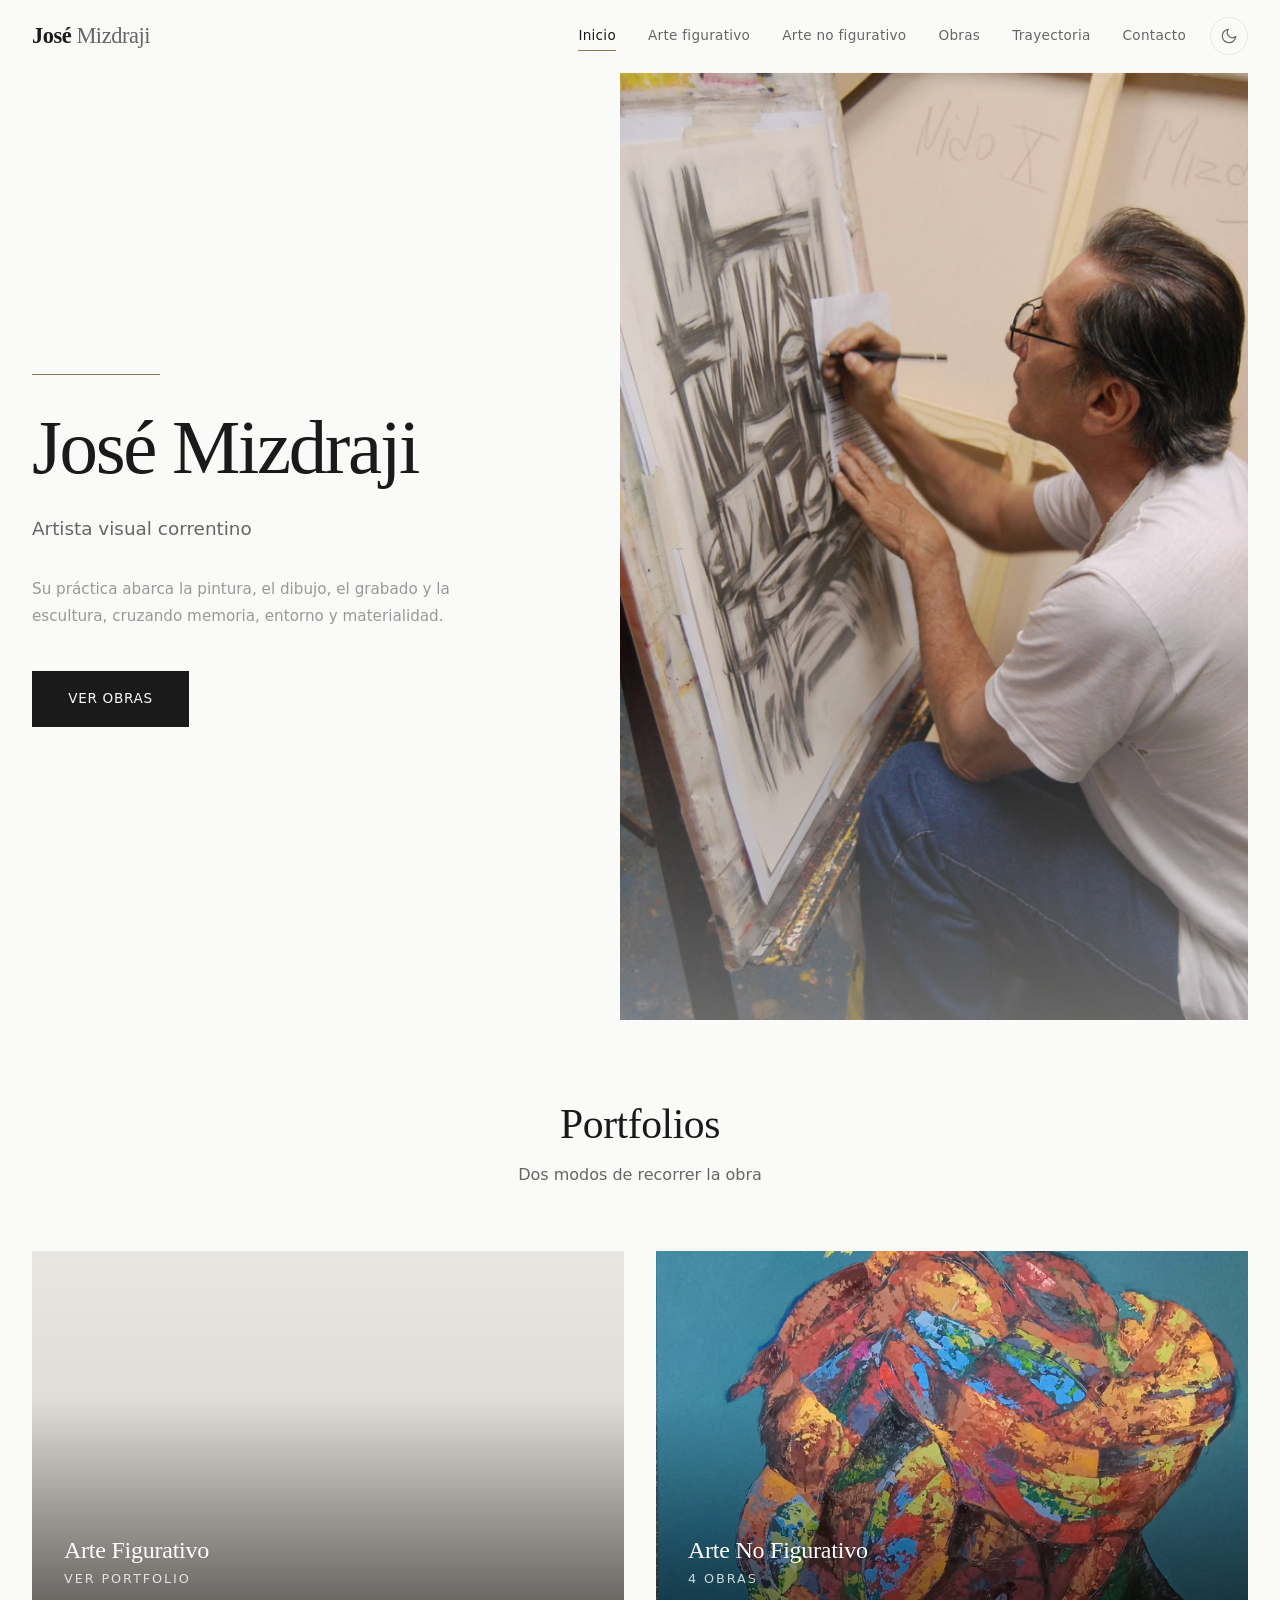
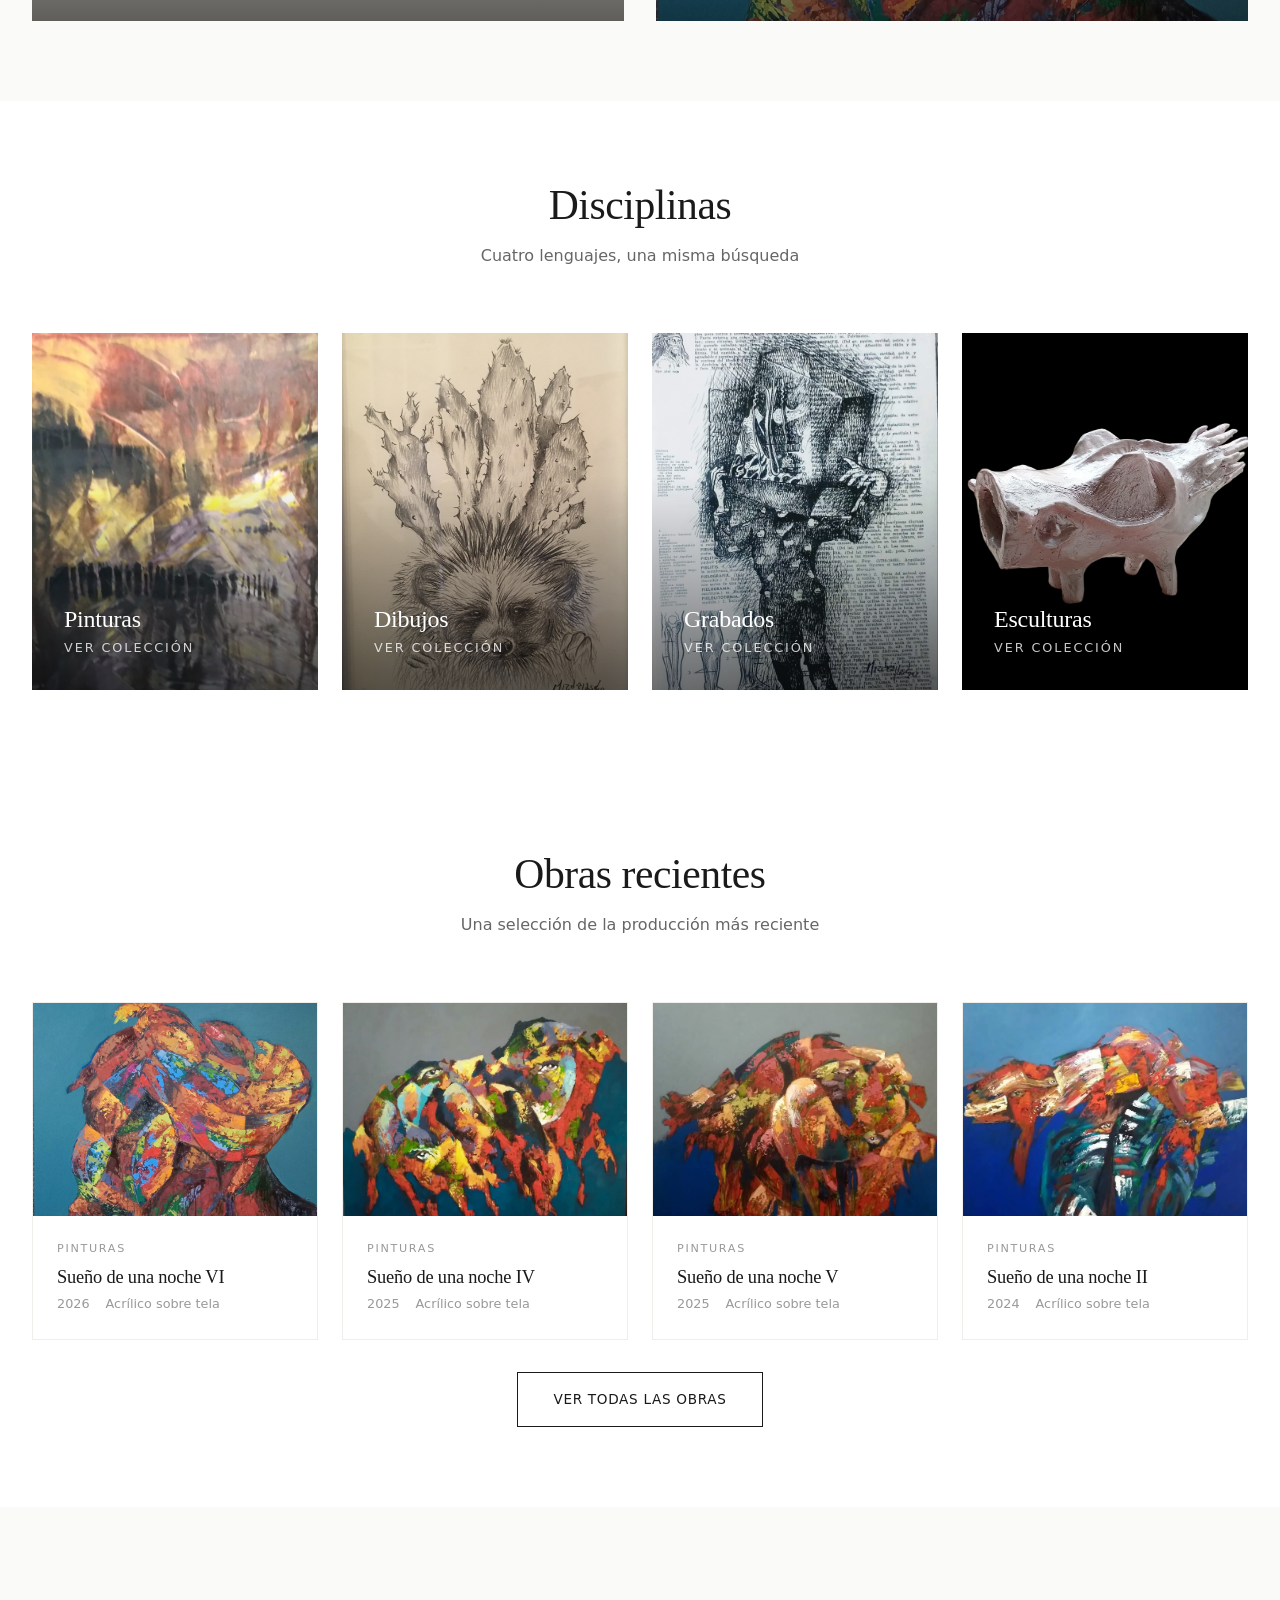
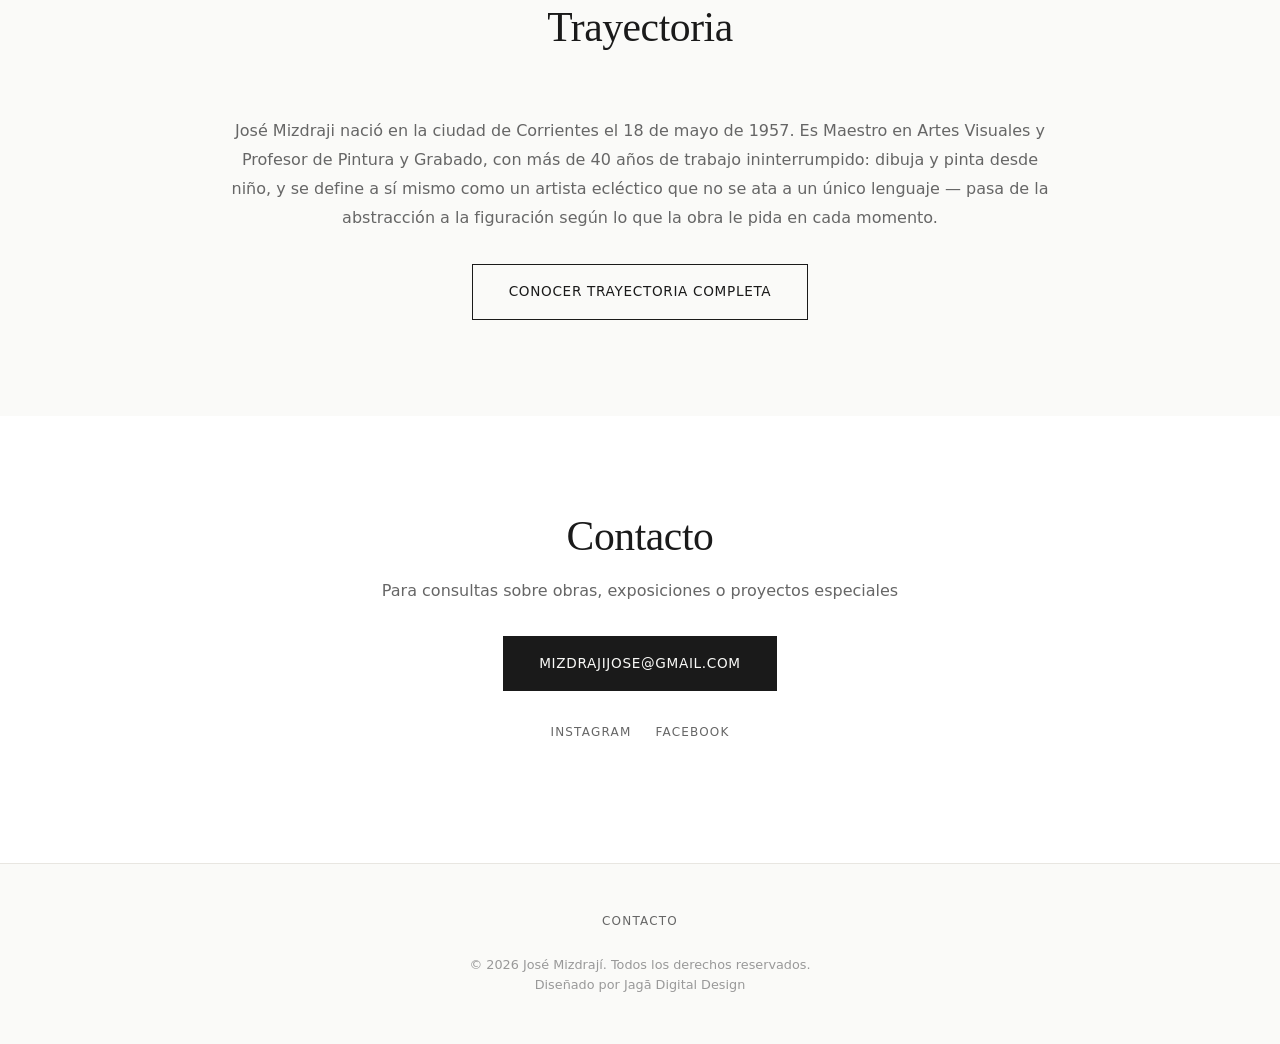
<file: index.html>
<!DOCTYPE html>
<html lang="es" data-theme="light">
<head>
  <meta charset="UTF-8">
  <meta name="viewport" content="width=device-width, initial-scale=1.0">
  <title>José Mizdraji — Artista Visual</title>
  <meta name="description" content="Portafolio oficial de José Mizdraji, artista visual correntino. Pintura, dibujo, grabado y escultura.">
  <meta property="og:title" content="José Mizdraji — Artista Visual">
  <meta property="og:description" content="Portafolio oficial de José Mizdraji, artista visual correntino.">
  <meta property="og:type" content="website">
  <meta property="og:image" content="https://jose-mizdraji.github.io/portfolio/assets/images/og.jpg">
  <meta property="og:url" content="https://jose-mizdraji.github.io/portfolio/">
  <meta property="og:locale" content="es_AR">
  <meta name="color-scheme" content="light dark">
  <link rel="canonical" href="https://jose-mizdraji.github.io/portfolio/">
  <!-- Íconos: detalle del nido (identidad visual de José). Archivos en assets/icons/ -->
  <link rel="icon" href="assets/icons/favicon.ico" sizes="48x48">
  <link rel="icon" type="image/png" sizes="32x32" href="assets/icons/favicon-32x32.png">
  <link rel="icon" type="image/png" sizes="16x16" href="assets/icons/favicon-16x16.png">
  <link rel="apple-touch-icon" sizes="180x180" href="assets/icons/apple-touch-icon.png">

  <!--
    Content-Security-Policy vía meta tag (GitHub Pages no permite headers
    HTTP custom, así que esta es la única forma disponible sin dominio propio
    detrás de un proxy). Limitación conocida: la directiva frame-ancestors NO
    funciona en un <meta> tag (los navegadores la ignoran ahí a propósito) —
    si en algún momento la protección anti-clickjacking importa de verdad,
    hace falta un dominio propio servido por algo que sí mande headers reales
    (p. ej. Cloudflare delante de GitHub Pages).

    Todo el JavaScript es propio ('self'): incluida la librería de PDF, que
    está copiada en js/vendor/ en vez de cargarse desde un CDN.
  -->
  <meta http-equiv="Content-Security-Policy" content="
    default-src 'self';
    script-src 'self';
    style-src 'self' 'unsafe-inline' https://fonts.googleapis.com;
    font-src 'self' https://fonts.gstatic.com;
    img-src 'self' data:;
    connect-src 'self';
    object-src 'none';
    base-uri 'self';
    form-action 'self' mailto:;
  ">

  <meta name="referrer" content="strict-origin-when-cross-origin">
  <link rel="stylesheet" href="css/main.css">
  <script src="js/theme.js"></script>
  <script type="module" src="js/app.js"></script>
</head>
<body>
  <header class="site-header">
    <div class="container header-inner">
      <a href="#home" class="logo">José <span>Mizdraji</span></a>
      <div class="header-right">
        <nav class="main-nav" id="main-nav" aria-label="Principal">
          <a href="#home" data-route="home">Inicio</a>
          <a href="#arte-figurativo" data-route="arte-figurativo">Arte figurativo</a>
          <a href="#arte-no-figurativo" data-route="arte-no-figurativo">Arte no figurativo</a>
          <a href="#obras" data-route="obras">Obras</a>
          <a href="#trayectoria" data-route="trayectoria">Trayectoria</a>
          <a href="#contacto" data-route="contacto">Contacto</a>
        </nav>
        <button class="theme-toggle" id="theme-toggle" type="button" aria-label="Cambiar a modo oscuro" aria-pressed="false">
          <svg class="icon-moon" viewBox="0 0 24 24" aria-hidden="true"><path d="M21 12.8A9 9 0 1 1 11.2 3a7 7 0 0 0 9.8 9.8z"/></svg>
          <svg class="icon-sun" viewBox="0 0 24 24" aria-hidden="true"><circle cx="12" cy="12" r="4"/><path d="M12 2v2M12 20v2M4.9 4.9l1.4 1.4M17.7 17.7l1.4 1.4M2 12h2M20 12h2M4.9 19.1l1.4-1.4M17.7 6.3l1.4-1.4"/></svg>
        </button>
        <button class="mobile-toggle" aria-label="Abrir menú" aria-expanded="false" aria-controls="main-nav">
          <span></span><span></span><span></span>
        </button>
      </div>
    </div>
  </header>

  <main id="app-main">
    <div class="loading">
      <p>Cargando portafolio...</p>
    </div>
  </main>

  <footer class="site-footer">
    <div class="container">
      <div class="footer-social">
        <a href="#contacto">Contacto</a>
      </div>
      <p>&copy; 2026 José Mizdrají. Todos los derechos reservados.</p>
      <p>Diseñado por <a href="https://jaga-ctes.github.io/digital-design/" target="_blank" rel="noopener noreferrer">Jagā Digital Design</a></p>
    </div>
  </footer>
</body>
</html>
</file>
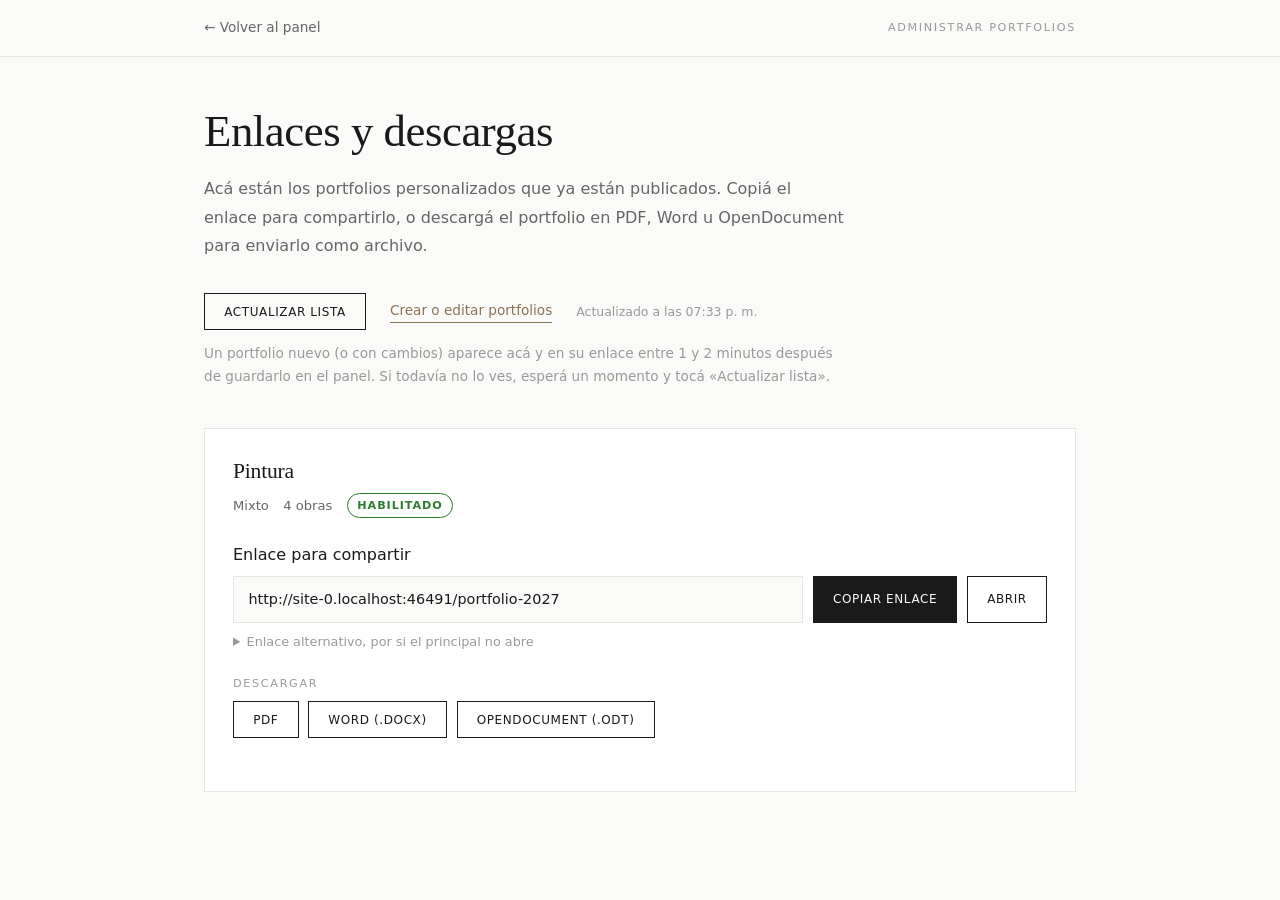
<file: admin/portfolios.html>
<!DOCTYPE html>
<html lang="es" data-theme="light">
<head>
  <meta charset="utf-8">
  <meta name="viewport" content="width=device-width, initial-scale=1.0">
  <meta name="robots" content="noindex, nofollow">
  <title>Enlaces y descargas — Panel de José Mizdraji</title>

  <!--
    Esta página vive en /admin/ pero reutiliza los archivos del sitio (estilos,
    lógica de portfolios y exportación). Para que las rutas relativas
    ("data/obras.json", "assets/images/…") apunten a la raíz del sitio y no a
    /admin/, se declara <base href="../">. Consecuencia: acá no se usan enlaces
    que sean solo "#algo" (con <base> irían a la raíz del sitio).
  -->
  <base href="../">

  <!-- Misma política estricta que el sitio público: solo scripts propios. -->
  <meta http-equiv="Content-Security-Policy" content="
    default-src 'self';
    script-src 'self';
    style-src 'self' 'unsafe-inline' https://fonts.googleapis.com;
    font-src 'self' https://fonts.gstatic.com;
    img-src 'self' data:;
    connect-src 'self';
    object-src 'none';
    base-uri 'self';
    form-action 'none';
  ">

  <link rel="icon" href="assets/icons/favicon.ico" sizes="48x48">
  <link rel="icon" type="image/png" sizes="32x32" href="assets/icons/favicon-32x32.png">
  <link rel="icon" type="image/png" sizes="16x16" href="assets/icons/favicon-16x16.png">
  <link rel="apple-touch-icon" sizes="180x180" href="assets/icons/apple-touch-icon.png">
  <link rel="stylesheet" href="css/main.css">
  <link rel="stylesheet" href="admin/portfolios.css">
  <script src="js/theme.js"></script>
  <script type="module" src="admin/portfolios.js"></script>
</head>
<body class="adm">
  <header class="adm-top">
    <div class="adm-wrap adm-top-inner">
      <a class="adm-back" href="admin/">&larr; Volver al panel</a>
      <span class="label">Administrar portfolios</span>
    </div>
  </header>

  <main class="adm-wrap adm-main">
    <h1 class="adm-title">Enlaces y descargas</h1>
    <p class="adm-lead">
      Acá están los portfolios personalizados que ya están publicados. Copiá el enlace
      para compartirlo, o descargá el portfolio en PDF, Word u OpenDocument para enviarlo
      como archivo.
    </p>

    <div class="adm-toolbar">
      <button type="button" class="btn btn-sm btn-outline" id="adm-refresh">Actualizar lista</button>
      <a class="adm-textlink" href="admin/#/collections/portfolios/entries/personalizados">Crear o editar portfolios</a>
      <span class="adm-updated" id="adm-updated" role="status" aria-live="polite"></span>
    </div>
    <p class="adm-note">
      Un portfolio nuevo (o con cambios) aparece acá y en su enlace entre 1 y 2 minutos después de
      guardarlo en el panel. Si todavía no lo ves, esperá un momento y tocá «Actualizar lista».
    </p>

    <div id="adm-list" aria-live="polite">
      <p class="adm-empty">Cargando portfolios…</p>
    </div>
  </main>
</body>
</html>
</file>
<file: css/main.css>
/* ============================================
   JOSÉ MIZDRAJI — PORTFOLIO (GitHub Pages)
   Tema claro por defecto. El modo oscuro se activa con el botón del
   encabezado (data-theme="dark" en <html>) y se recuerda en el navegador.
   ============================================ */

@import url('https://fonts.googleapis.com/css2?family=Playfair+Display:ital,wght@0,400;0,500;0,600;0,700;1,400&family=Inter:wght@300;400;500;600&display=swap');

:root {
  --color-bg: #fafaf8;
  --color-bg-alt: #ffffff;
  --color-text: #1a1a1a;
  --color-text-secondary: #666666;
  --color-text-muted: #999999;
  --color-accent: #8b7355;
  --color-border: #e8e6e1;
  --color-border-light: #f0eeea;
  --header-bg: rgba(250, 250, 248, 0.92);
  --hero-fade: rgba(250, 250, 248, 0.4);
  --ph-a: #e8e6e1;   /* fondo de imágenes que no cargan / cargando */
  --ph-b: #d5d0c8;
  --font-serif: 'Playfair Display', Georgia, 'Times New Roman', serif;
  --font-sans: 'Inter', system-ui, -apple-system, sans-serif;
  --transition: all 0.35s cubic-bezier(0.4, 0, 0.2, 1);
  --shadow-sm: 0 1px 2px rgba(0,0,0,0.04);
  --shadow-md: 0 4px 20px rgba(0,0,0,0.06);
  --shadow-lg: 0 12px 40px rgba(0,0,0,0.08);
  color-scheme: light;
}

:root[data-theme="dark"] {
  --color-bg: #141413;
  --color-bg-alt: #1c1c1a;
  --color-text: #ece8e1;
  --color-text-secondary: #b5b0a6;
  --color-text-muted: #8f8a80;
  --color-accent: #c9a97c;
  --color-border: #34322e;
  --color-border-light: #2a2927;
  --header-bg: rgba(20, 20, 19, 0.92);
  --hero-fade: rgba(20, 20, 19, 0.4);
  --ph-a: #2a2927;
  --ph-b: #1f1e1c;
  --shadow-sm: 0 1px 2px rgba(0,0,0,0.3);
  --shadow-md: 0 4px 20px rgba(0,0,0,0.35);
  --shadow-lg: 0 12px 40px rgba(0,0,0,0.45);
  color-scheme: dark;
}

* { margin: 0; padding: 0; box-sizing: border-box; }
html { scroll-behavior: smooth; font-size: 16px; }
body {
  font-family: var(--font-sans);
  background-color: var(--color-bg);
  color: var(--color-text);
  line-height: 1.6;
  -webkit-font-smoothing: antialiased;
  overflow-x: hidden;
}
img { max-width: 100%; height: auto; display: block; }
a { color: inherit; text-decoration: none; transition: var(--transition); }

/* Typography */
h1, h2, h3, h4 { font-family: var(--font-serif); font-weight: 500; line-height: 1.2; letter-spacing: -0.01em; }
h1 { font-size: clamp(2.5rem, 5vw, 4rem); }
h2 { font-size: clamp(1.8rem, 3.5vw, 2.6rem); }
h3 { font-size: clamp(1.3rem, 2.5vw, 1.6rem); }
.label { font-size: 0.7rem; text-transform: uppercase; letter-spacing: 0.15em; font-weight: 500; color: var(--color-text-muted); }

/* Layout */
.container { width: 100%; max-width: 1400px; margin: 0 auto; padding: 0 2rem; }
.container-narrow { max-width: 900px; }
.section { padding: 6rem 0; }
.section-sm { padding: 3rem 0; }
.page { padding: calc(72px + 1rem) 0 5rem; min-height: 80vh; }
.page-title { font-size: clamp(2rem, 4vw, 3rem); margin-bottom: 1rem; }
.page-lead { color: var(--color-text-secondary); line-height: 1.8; max-width: 760px; margin-bottom: 1rem; white-space: pre-line; }
.page-meta { font-size: 0.85rem; color: var(--color-text-muted); margin-bottom: 2.5rem; display: flex; gap: 1rem; flex-wrap: wrap; align-items: center; }

/* Header */
.site-header {
  position: fixed; top: 0; left: 0; right: 0; z-index: 1000;
  background: var(--header-bg);
  backdrop-filter: blur(12px); -webkit-backdrop-filter: blur(12px);
  border-bottom: 1px solid transparent; transition: var(--transition);
}
.site-header.scrolled { border-bottom-color: var(--color-border-light); }
.header-inner { display: flex; align-items: center; justify-content: space-between; height: 72px; gap: 1.5rem; }
.header-right { display: flex; align-items: center; gap: 1.5rem; }
.logo { font-family: var(--font-serif); font-size: 1.4rem; font-weight: 600; letter-spacing: -0.02em; white-space: nowrap; }
.logo span { font-weight: 400; color: var(--color-text-secondary); }
.main-nav { display: flex; gap: 2rem; align-items: center; }
.main-nav a {
  font-size: 0.85rem; font-weight: 500; letter-spacing: 0.02em;
  position: relative; padding: 0.25rem 0; color: var(--color-text-secondary); white-space: nowrap;
}
.main-nav a::after { content: ''; position: absolute; bottom: 0; left: 0; width: 0; height: 1px; background: var(--color-accent); transition: var(--transition); }
.main-nav a:hover, .main-nav a.active { color: var(--color-text); }
.main-nav a:hover::after, .main-nav a.active::after { width: 100%; }
.mobile-toggle { display: none; background: none; border: none; cursor: pointer; padding: 0.5rem; }
.mobile-toggle span { display: block; width: 24px; height: 1.5px; background: var(--color-text); margin: 6px 0; transition: var(--transition); }

.theme-toggle {
  display: inline-flex; align-items: center; justify-content: center;
  width: 38px; height: 38px; flex-shrink: 0; cursor: pointer;
  background: none; border: 1px solid var(--color-border); border-radius: 50%;
  color: var(--color-text-secondary); transition: var(--transition);
}
.theme-toggle:hover { color: var(--color-text); border-color: var(--color-text-muted); }
.theme-toggle svg { width: 18px; height: 18px; fill: none; stroke: currentColor; stroke-width: 1.6; stroke-linecap: round; stroke-linejoin: round; }
.theme-toggle .icon-sun { display: none; }
:root[data-theme="dark"] .theme-toggle .icon-sun { display: block; }
:root[data-theme="dark"] .theme-toggle .icon-moon { display: none; }

/* Hero */
.hero { min-height: 100vh; display: flex; align-items: center; position: relative; padding-top: 72px; }
.hero-grid { display: grid; grid-template-columns: 1fr 1.2fr; gap: 4rem; align-items: center; min-height: calc(100vh - 72px); }
.hero-content { padding: 2rem 0; }
/* Línea dorada sobre el título. Ocupa el lugar de la etiqueta "Artista Visual":
   mismo color (acento) y mismo largo (8rem, lo que medía ese texto). La caja tiene
   el alto de aquella línea de texto (0.75rem × 1.6) para que el título no se mueva. */
.hero-rule { display: flex; align-items: center; height: 1.2rem; margin-bottom: 1.5rem; }
.hero-rule::before { content: ''; display: block; width: 8rem; height: 1px; background: var(--color-accent); }
.hero-title { font-size: clamp(3rem, 6vw, 5rem); font-weight: 500; line-height: 1.05; margin-bottom: 1.5rem; letter-spacing: -0.03em; }
.hero-subtitle { font-size: 1.15rem; color: var(--color-text-secondary); font-weight: 300; margin-bottom: 2rem; max-width: 400px; line-height: 1.7; }
.hero-text { color: var(--color-text-muted); font-size: 0.95rem; max-width: 420px; margin-bottom: 2.5rem; line-height: 1.8; }
.btn {
  display: inline-flex; align-items: center; gap: 0.75rem;
  padding: 1rem 2.2rem; font-family: var(--font-sans); font-size: 0.85rem;
  font-weight: 500; letter-spacing: 0.05em; text-transform: uppercase;
  border: 1px solid var(--color-text); background: var(--color-text); color: var(--color-bg);
  cursor: pointer; transition: var(--transition);
}
.btn:hover { background: transparent; color: var(--color-text); }
.btn-outline { background: transparent; color: var(--color-text); }
.btn-outline:hover { background: var(--color-text); color: var(--color-bg); }
.btn-sm { padding: 0.65rem 1.2rem; font-size: 0.75rem; }
.btn[disabled] { opacity: 0.5; cursor: wait; }
.hero-image { position: relative; height: 100%; min-height: 500px; background: linear-gradient(135deg, var(--ph-a) 0%, var(--ph-b) 100%); display: flex; align-items: center; justify-content: center; }
.hero-image img { width: 100%; height: 100%; object-fit: cover; }
.hero-image::after { content: ''; position: absolute; inset: 0; background: linear-gradient(to bottom, transparent 60%, var(--hero-fade)); pointer-events: none; }

/* Secciones del inicio */
.section-header { text-align: center; margin-bottom: 4rem; }
.section-header h2 { margin-bottom: 0.75rem; }
.section-header p { color: var(--color-text-secondary); font-weight: 300; }
.portfolios-section { padding: 5rem 0; }
.categories-section { padding: 5rem 0; background: var(--color-bg-alt); }
.portfolio-cards { display: grid; grid-template-columns: repeat(2, 1fr); gap: 2rem; }
.categories-grid { display: grid; grid-template-columns: repeat(4, 1fr); gap: 1.5rem; }
.visually-hidden { position: absolute; width: 1px; height: 1px; padding: 0; margin: -1px; overflow: hidden; clip: rect(0,0,0,0); white-space: nowrap; border: 0; }

/* Foco visible para navegación por teclado (WCAG 2.4.7) */
a:focus-visible, button:focus-visible, input:focus-visible, select:focus-visible, textarea:focus-visible, .thumb-btn:focus-visible {
  outline: 2px solid var(--color-accent);
  outline-offset: 3px;
}

.category-card { position: relative; overflow: hidden; cursor: pointer; aspect-ratio: 4/5; background: linear-gradient(180deg, var(--ph-a) 0%, var(--ph-b) 100%); display: block; }
.portfolio-card { aspect-ratio: 16/10; }
.category-card img { width: 100%; height: 100%; object-fit: cover; transition: transform 0.8s cubic-bezier(0.4, 0, 0.2, 1); }
.category-card:hover img { transform: scale(1.05); }
.category-overlay { position: absolute; inset: 0; background: linear-gradient(to top, rgba(0,0,0,0.55) 0%, transparent 60%); display: flex; flex-direction: column; justify-content: flex-end; padding: 2rem; transition: var(--transition); }
.category-card:hover .category-overlay { background: linear-gradient(to top, rgba(0,0,0,0.65) 0%, transparent 70%); }
.category-overlay h3 { color: #fff; font-size: 1.5rem; margin-bottom: 0.25rem; }
.category-overlay span { color: rgba(255,255,255,0.78); font-size: 0.8rem; text-transform: uppercase; letter-spacing: 0.15em; }

/* Works */
.works-toolbar { display: flex; flex-direction: column; align-items: flex-start; margin-bottom: 3rem; gap: 1rem; }
.view-switch { display: flex; align-items: center; gap: 0.5rem; flex-wrap: wrap; }
.view-switch-label { font-size: 0.72rem; font-weight: 600; text-transform: uppercase; letter-spacing: 0.08em; color: var(--color-text-muted); margin-right: 0.5rem; white-space: nowrap; }
.filter-tabs { display: flex; gap: 0.5rem; flex-wrap: wrap; }
.filter-btn { display: inline-block; padding: 0.6rem 1.2rem; font-family: var(--font-sans); font-size: 0.8rem; font-weight: 500; letter-spacing: 0.03em; background: transparent; border: 1px solid var(--color-border); color: var(--color-text-secondary); cursor: pointer; transition: var(--transition); }
.filter-btn:hover, .filter-btn.active { border-color: var(--color-text); color: var(--color-text); background: var(--color-bg-alt); }
.group-title { font-size: 1.5rem; margin: 3.5rem 0 1.5rem; padding-bottom: 0.75rem; border-bottom: 1px solid var(--color-border); }
.group-title:first-child { margin-top: 0; }
.works-grid { display: grid; grid-template-columns: repeat(auto-fill, minmax(320px, 1fr)); gap: 2.5rem; }
.work-card { display: block; width: 100%; text-align: left; font: inherit; color: inherit; background: var(--color-bg-alt); overflow: hidden; cursor: pointer; transition: var(--transition); border: 1px solid var(--color-border-light); padding: 0; }
.work-card:hover { box-shadow: var(--shadow-lg); transform: translateY(-4px); border-color: var(--color-border); }
.work-card-image { position: relative; aspect-ratio: 4/3; overflow: hidden; background: linear-gradient(135deg, var(--ph-a), var(--ph-b)); }
.work-card-image img { width: 100%; height: 100%; object-fit: cover; transition: transform 0.6s cubic-bezier(0.4, 0, 0.2, 1); }
.work-card:hover .work-card-image img { transform: scale(1.03); }
.work-card-info { padding: 1.5rem; }
.work-card-info .label { display: block; margin-bottom: 0.5rem; }
.work-card-info h3 { font-family: var(--font-serif); font-size: 1.15rem; margin-bottom: 0.4rem; font-weight: 500; }
.work-card-info .meta { font-size: 0.8rem; color: var(--color-text-muted); display: flex; gap: 1rem; flex-wrap: wrap; }
.work-card-info .desc { font-size: 0.85rem; color: var(--color-text-secondary); margin-top: 0.75rem; line-height: 1.6; display: -webkit-box; -webkit-line-clamp: 3; -webkit-box-orient: vertical; overflow: hidden; }

/* Etiqueta de portfolio (Figurativo / No figurativo) */
.tag { position: absolute; top: 1rem; left: 1rem; padding: 0.35rem 0.8rem; font-size: 0.65rem; text-transform: uppercase; letter-spacing: 0.1em; font-weight: 600; background: var(--color-bg-alt); color: var(--color-text); border: 1px solid var(--color-border); }
.tag-no-figurativo { background: var(--color-text); color: var(--color-bg); border-color: var(--color-text); }
.tag-inline { position: static; display: inline-block; }

.btn-serie-link { color: var(--color-accent); font-style: italic; text-decoration: underline; text-decoration-style: dotted; }
.btn-serie-link:hover { text-decoration-style: solid; }
.serie-related { margin-top: 4rem; padding-top: 3rem; border-top: 1px solid var(--color-border-light); }
.serie-related h3 { font-size: 1.1rem; font-weight: 400; margin-bottom: 2rem; color: var(--color-text-secondary); }
.serie-related h3 em { color: var(--color-accent); font-style: italic; }
.serie-grid { display: grid; grid-template-columns: repeat(auto-fill, minmax(240px, 1fr)); gap: 1.5rem; }

/* Artwork Detail */
.artwork-detail { padding-top: 72px; padding-bottom: 5rem; }
.artwork-hero { display: grid; grid-template-columns: 1.4fr 1fr; gap: 4rem; padding: 2rem 0 4rem; align-items: start; }
.artwork-gallery { position: sticky; top: 100px; }
.artwork-main-image { background: var(--color-bg-alt); border: 1px solid var(--color-border-light); margin-bottom: 1rem; min-height: 400px; display: flex; align-items: center; justify-content: center; }
.artwork-main-image img { width: 100%; max-height: 70vh; object-fit: contain; }
.artwork-thumbs { display: flex; gap: 0.75rem; }
.artwork-thumbs img { width: 80px; height: 80px; object-fit: cover; cursor: pointer; border: 2px solid transparent; opacity: 0.6; transition: var(--transition); }
.artwork-thumbs img:hover, .artwork-thumbs img.active { opacity: 1; border-color: var(--color-accent); }
.artwork-info { padding-top: 1rem; }
.artwork-info .label { margin-bottom: 1rem; display: block; }
.artwork-info h1 { font-size: clamp(2rem, 4vw, 3rem); margin-bottom: 0.75rem; }
.artwork-subtitle { font-family: var(--font-serif); font-style: italic; color: var(--color-text-secondary); font-size: 1.1rem; margin-bottom: 2rem; }
.ficha { border-top: 1px solid var(--color-border); padding-top: 0.5rem; margin-bottom: 2rem; }
.ficha-title { font-size: 0.7rem; text-transform: uppercase; letter-spacing: 0.15em; font-weight: 600; color: var(--color-text-muted); padding: 0.75rem 0 0.25rem; font-family: var(--font-sans); }
.meta-row { display: flex; justify-content: space-between; gap: 1.5rem; padding: 0.75rem 0; border-bottom: 1px solid var(--color-border-light); font-size: 0.9rem; }
.meta-row .meta-label { color: var(--color-text-muted); font-weight: 400; }
.meta-row .meta-value { font-weight: 500; text-align: right; max-width: 65%; }
.artwork-description { color: var(--color-text-secondary); line-height: 1.8; margin-bottom: 2.5rem; font-size: 0.95rem; white-space: pre-line; }
.btn-buy { width: 100%; justify-content: center; padding: 1.1rem; font-size: 0.8rem; }
.btn-note { font-size: 0.75rem; color: var(--color-text-muted); margin-top: 0.75rem; text-align: center; }

/* Bio / Trayectoria */
.bio-section { padding-top: calc(72px + 1rem); min-height: 100vh; padding-bottom: 5rem; }
.bio-grid { display: grid; grid-template-columns: 280px 1fr; gap: 4rem; }
.bio-sidebar { position: sticky; top: 100px; height: fit-content; }
.bio-sidebar nav { display: flex; flex-direction: column; gap: 0.25rem; }
.bio-sidebar a { padding: 0.7rem 1rem; font-size: 0.9rem; color: var(--color-text-secondary); border-left: 2px solid transparent; transition: var(--transition); cursor: pointer; }
.bio-sidebar a:hover, .bio-sidebar a.active { color: var(--color-text); border-left-color: var(--color-accent); background: var(--color-bg-alt); }
.bio-content h2 { margin-bottom: 1.5rem; padding-bottom: 1rem; border-bottom: 1px solid var(--color-border); }
.bio-content p { margin-bottom: 1.2rem; color: var(--color-text-secondary); line-height: 1.8; }
.timeline { position: relative; padding-left: 2rem; }
.timeline::before { content: ''; position: absolute; left: 0; top: 0.5rem; bottom: 0.5rem; width: 1px; background: var(--color-border); }
.timeline-item { position: relative; padding-bottom: 2rem; }
.timeline-item::before { content: ''; position: absolute; left: -2rem; top: 0.4rem; width: 8px; height: 8px; border-radius: 50%; background: var(--color-bg); border: 2px solid var(--color-accent); margin-left: -3.5px; }
.timeline-year { font-family: var(--font-serif); font-size: 1.1rem; font-weight: 600; margin-bottom: 0.25rem; }
.timeline-text { font-size: 0.9rem; color: var(--color-text-secondary); line-height: 1.6; }
.expo-columns { display: grid; grid-template-columns: 1fr 1fr; gap: 3rem; }
.expo-columns h3 { font-size: 1.3rem; margin-bottom: 1.5rem; padding-bottom: 0.75rem; border-bottom: 1px solid var(--color-border); }
.more-link { display: inline-block; margin-top: 0.5rem; font-size: 0.78rem; font-weight: 500; text-transform: uppercase; letter-spacing: 0.1em; color: var(--color-accent); border-bottom: 1px solid currentColor; padding-bottom: 2px; }
.more-link:hover { color: var(--color-text); }

/* Portfolio personalizado */
.portfolio-section + .portfolio-section { margin-top: 3.5rem; }
.portfolio-section-desc { color: var(--color-text-secondary); line-height: 1.8; max-width: 760px; margin: -0.5rem 0 1.75rem; white-space: pre-line; }
/* Trayectoria, premios y exposiciones dentro de un portfolio personalizado */
.portfolio-extra-text { max-width: 760px; }
.portfolio-extra-text p { margin-bottom: 1.2rem; color: var(--color-text-secondary); line-height: 1.8; }
.portfolio-extra h3 { font-size: 1.3rem; margin: 2.5rem 0 1.5rem; padding-bottom: 0.75rem; border-bottom: 1px solid var(--color-border); }
.portfolio-extra .expo-columns h3 { margin-top: 0; }
.expo-columns-una { grid-template-columns: minmax(0, 760px); }

/* Visor de obra (portfolio personalizado) */
.lightbox { border: none; padding: 0; width: min(1100px, 96vw); max-height: 94vh; margin: auto; background: var(--color-bg); color: var(--color-text); box-shadow: var(--shadow-lg); }
.lightbox::backdrop { background: rgba(0,0,0,0.75); }
.lightbox-inner { display: grid; grid-template-columns: 1.5fr 1fr; gap: 2rem; padding: 2rem; max-height: 94vh; overflow: auto; }
.lightbox-image { display: flex; align-items: center; justify-content: center; background: var(--color-bg-alt); border: 1px solid var(--color-border-light); min-height: 240px; }
.lightbox-image img { width: 100%; max-height: 76vh; object-fit: contain; }
.lightbox-info h2 { font-size: clamp(1.5rem, 3vw, 2.1rem); margin: 0.5rem 0; }
.lightbox-controls { position: absolute; top: 0.75rem; right: 0.75rem; display: flex; gap: 0.5rem; z-index: 2; }
.lightbox-btn { width: 40px; height: 40px; display: inline-flex; align-items: center; justify-content: center; background: var(--color-bg-alt); color: var(--color-text); border: 1px solid var(--color-border); cursor: pointer; font-size: 1.1rem; font-family: var(--font-sans); }
.lightbox-btn:hover { border-color: var(--color-text); }

/* Contact */
.contact-section { padding-top: calc(72px + 1rem); min-height: 100vh; padding-bottom: 5rem; }
.contact-grid { display: grid; grid-template-columns: 1fr 1fr; gap: 4rem; }
.contact-info h2 { margin-bottom: 1.5rem; }
.contact-info > p { color: var(--color-text-secondary); margin-bottom: 2.5rem; line-height: 1.8; }
.contact-item { display: flex; align-items: flex-start; gap: 1rem; margin-bottom: 1.5rem; }
.contact-item .icon { width: 40px; height: 40px; display: flex; align-items: center; justify-content: center; border: 1px solid var(--color-border); font-size: 1rem; flex-shrink: 0; }
.contact-item div strong { display: block; font-size: 0.8rem; text-transform: uppercase; letter-spacing: 0.1em; color: var(--color-text-muted); margin-bottom: 0.25rem; }
.contact-item div a, .contact-item div span { font-size: 0.95rem; color: var(--color-text); }
.contact-item div a:hover { color: var(--color-accent); }
.contact-form { background: var(--color-bg-alt); padding: 2.5rem; border: 1px solid var(--color-border-light); }
.form-group { margin-bottom: 1.5rem; }
.form-group label { display: block; font-size: 0.75rem; text-transform: uppercase; letter-spacing: 0.1em; color: var(--color-text-muted); margin-bottom: 0.5rem; }
.form-group input, .form-group textarea { width: 100%; padding: 0.9rem 1rem; border: 1px solid var(--color-border); background: var(--color-bg); color: var(--color-text); font-family: var(--font-sans); font-size: 0.95rem; outline: none; transition: var(--transition); }
.form-group input:focus, .form-group textarea:focus { border-color: var(--color-accent); }
.form-group textarea { min-height: 140px; resize: vertical; }

/* Footer */
.site-footer { padding: 3rem 0; border-top: 1px solid var(--color-border); text-align: center; }
.site-footer p { font-size: 0.8rem; color: var(--color-text-muted); }
.footer-social { display: flex; justify-content: center; gap: 1.5rem; margin-bottom: 1.5rem; }
.footer-social a { color: var(--color-text-secondary); text-transform: uppercase; letter-spacing: 0.1em; font-size: 0.75rem; }
.footer-social a:hover { color: var(--color-accent); }

/* Recent works: 4 obras → una sola fila en pantallas anchas */
.recent-works { padding: 5rem 0; background: var(--color-bg-alt); }
@media (min-width: 1100px) {
  .recent-works .works-grid { grid-template-columns: repeat(4, 1fr); gap: 1.5rem; }
}
.contact-band { background: var(--color-bg-alt); }

/* Breadcrumbs */
.breadcrumbs { padding: 1.5rem 0; font-size: 0.8rem; color: var(--color-text-muted); }
.breadcrumbs a:hover { color: var(--color-text); }
.breadcrumbs span { margin: 0 0.5rem; }

/* Animations */
.fade-in { animation: fadeIn 0.6s ease forwards; }
@keyframes fadeIn { from { opacity: 0; transform: translateY(20px); } to { opacity: 1; transform: translateY(0); } }

@media (prefers-reduced-motion: reduce) {
  *, *::before, *::after { animation-duration: 0.001ms !important; animation-iteration-count: 1 !important; transition-duration: 0.001ms !important; scroll-behavior: auto !important; }
}

/* Utilities */
.hidden { display: none !important; }
.text-center { text-align: center; }
.mt-2 { margin-top: 2rem; }
.mb-2 { margin-bottom: 2rem; }

/* Imágenes que no cargaron (las marca app.js): se ve el fondo de reemplazo */
img.img-failed { visibility: hidden; }
.artwork-main-image.img-failed-parent::after { content: 'Imagen no disponible'; padding: 4rem; color: var(--color-text-muted); }

/* Loading */
.loading { text-align: center; padding: 4rem; color: var(--color-text-muted); }
.empty-state { text-align: center; padding: 4rem 2rem; color: var(--color-text-muted); }
.empty-state h3 { font-family: var(--font-serif); margin-bottom: 0.5rem; color: var(--color-text-secondary); }

/* Responsive */
/* Navegación: 6 enlaces + botón de tema → menú desplegable por debajo de 1100px */
@media (max-width: 1100px) {
  .main-nav { position: fixed; top: 72px; left: 0; right: 0; bottom: 0; background: var(--color-bg); flex-direction: column; align-items: flex-start; padding: 2rem; gap: 1.5rem; transform: translateX(100%); visibility: hidden; transition: transform 0.4s cubic-bezier(0.4, 0, 0.2, 1), visibility 0s linear 0.4s; }
  .main-nav.open { transform: translateX(0); visibility: visible; transition: transform 0.4s cubic-bezier(0.4, 0, 0.2, 1), visibility 0s; }
  .main-nav a { font-size: 1.2rem; }
  .mobile-toggle { display: block; }
  .header-right { gap: 0.5rem; }
}
@media (max-width: 1024px) {
  .hero-grid { grid-template-columns: 1fr; gap: 2rem; }
  .hero-image { min-height: 400px; order: -1; }
  .artwork-hero { grid-template-columns: 1fr; gap: 2rem; }
  .artwork-gallery { position: relative; top: 0; }
  .bio-grid { grid-template-columns: 1fr; gap: 2rem; }
  .bio-sidebar { position: relative; top: 0; }
  .bio-sidebar nav { flex-direction: row; flex-wrap: wrap; }
  .contact-grid { grid-template-columns: 1fr; gap: 3rem; }
  /* Disciplinas: 2 y 2 en pantallas tipo tablet */
  .categories-grid { grid-template-columns: repeat(2, 1fr); gap: 1.5rem; }
}
@media (max-width: 768px) {
  .container { padding: 0 1.25rem; }
  .works-grid { grid-template-columns: 1fr; gap: 1.5rem; }
  .works-toolbar { align-items: stretch; }
  .section { padding: 3rem 0; }
  .portfolios-section, .categories-section, .recent-works { padding: 3rem 0; }
  .section-header { margin-bottom: 2.5rem; }
  .hero { min-height: auto; padding: 6rem 0 3rem; }
  .artwork-thumbs { overflow-x: auto; padding-bottom: 0.5rem; }
  .expo-columns { grid-template-columns: 1fr; gap: 2.5rem; }
  .lightbox-inner { grid-template-columns: 1fr; padding: 1.25rem; padding-top: 3.5rem; }
  .contact-form { padding: 1.5rem; }
}
@media (max-width: 700px) {
  .portfolio-cards { grid-template-columns: 1fr; gap: 1.5rem; }
}
/* Disciplinas: una debajo de otra en celulares */
@media (max-width: 599px) {
  .categories-grid { grid-template-columns: 1fr; }
  .category-card { aspect-ratio: 16/10; }
}
</file>
